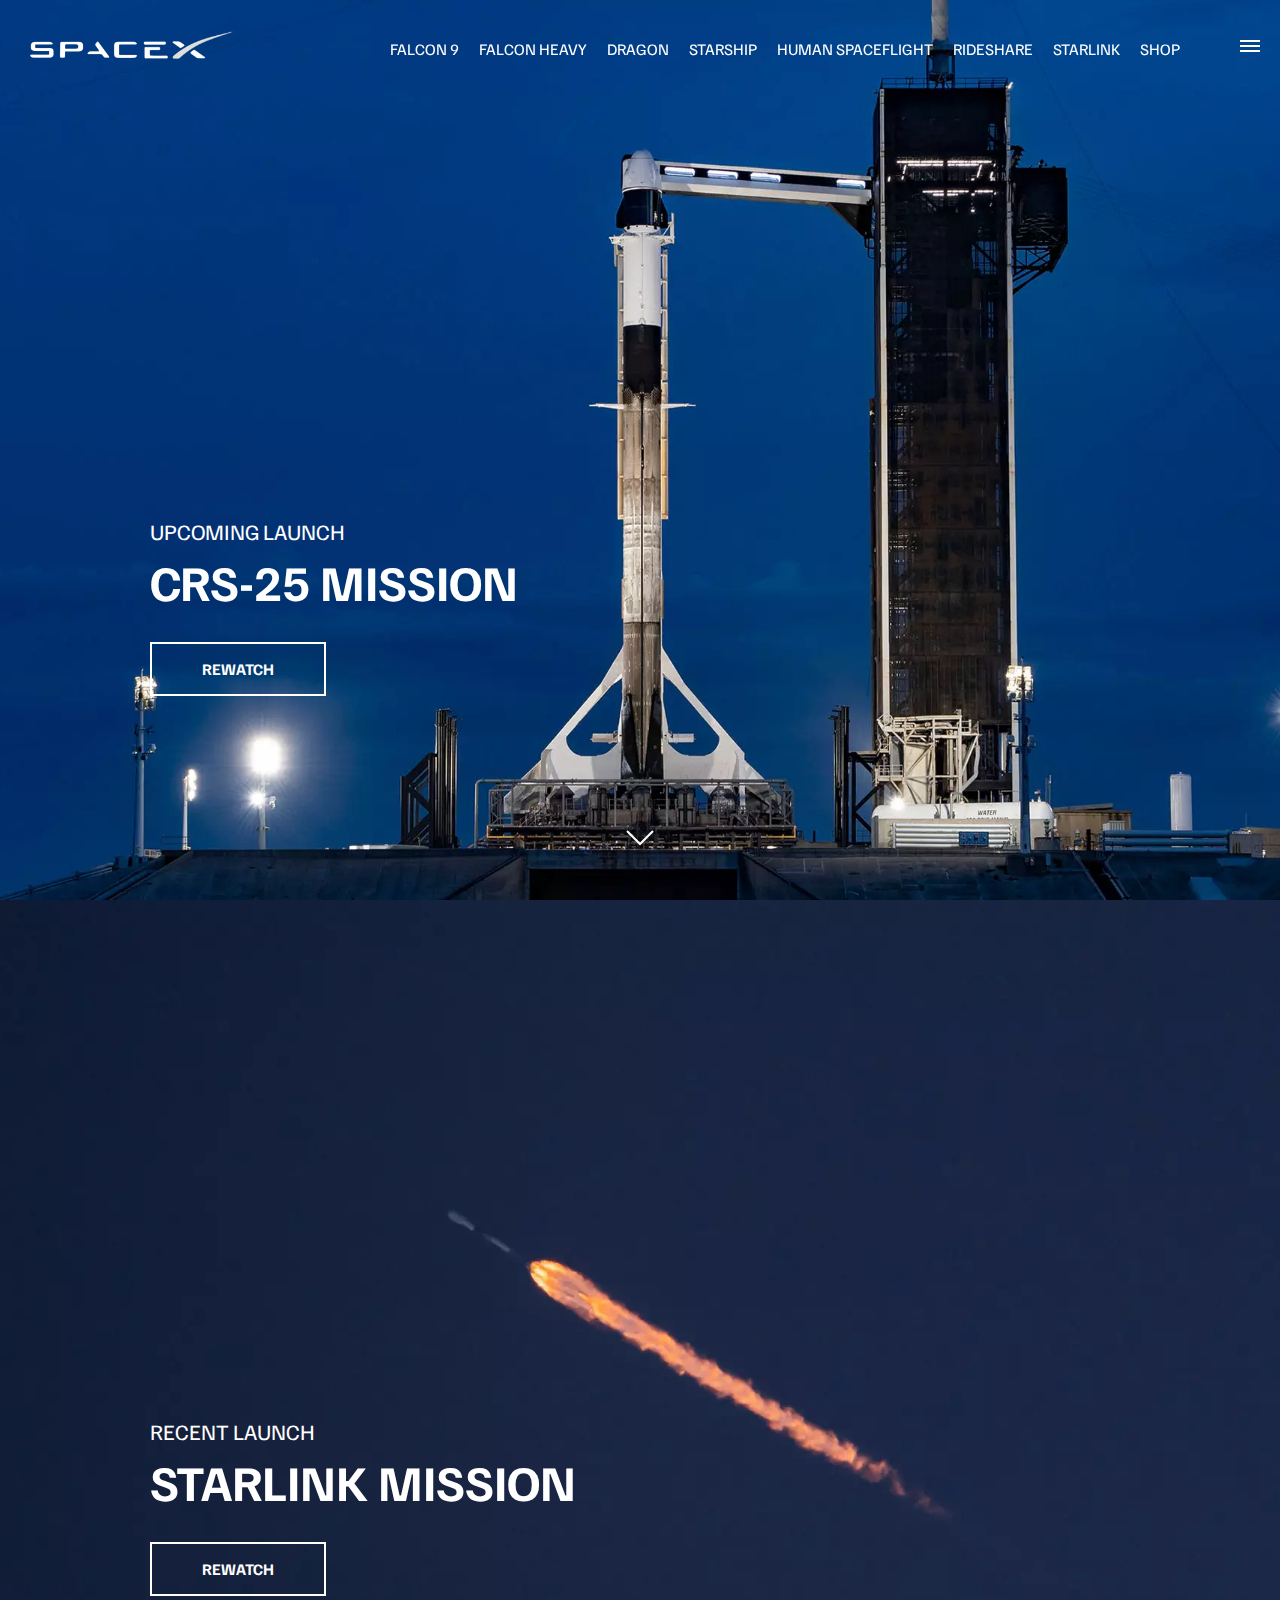
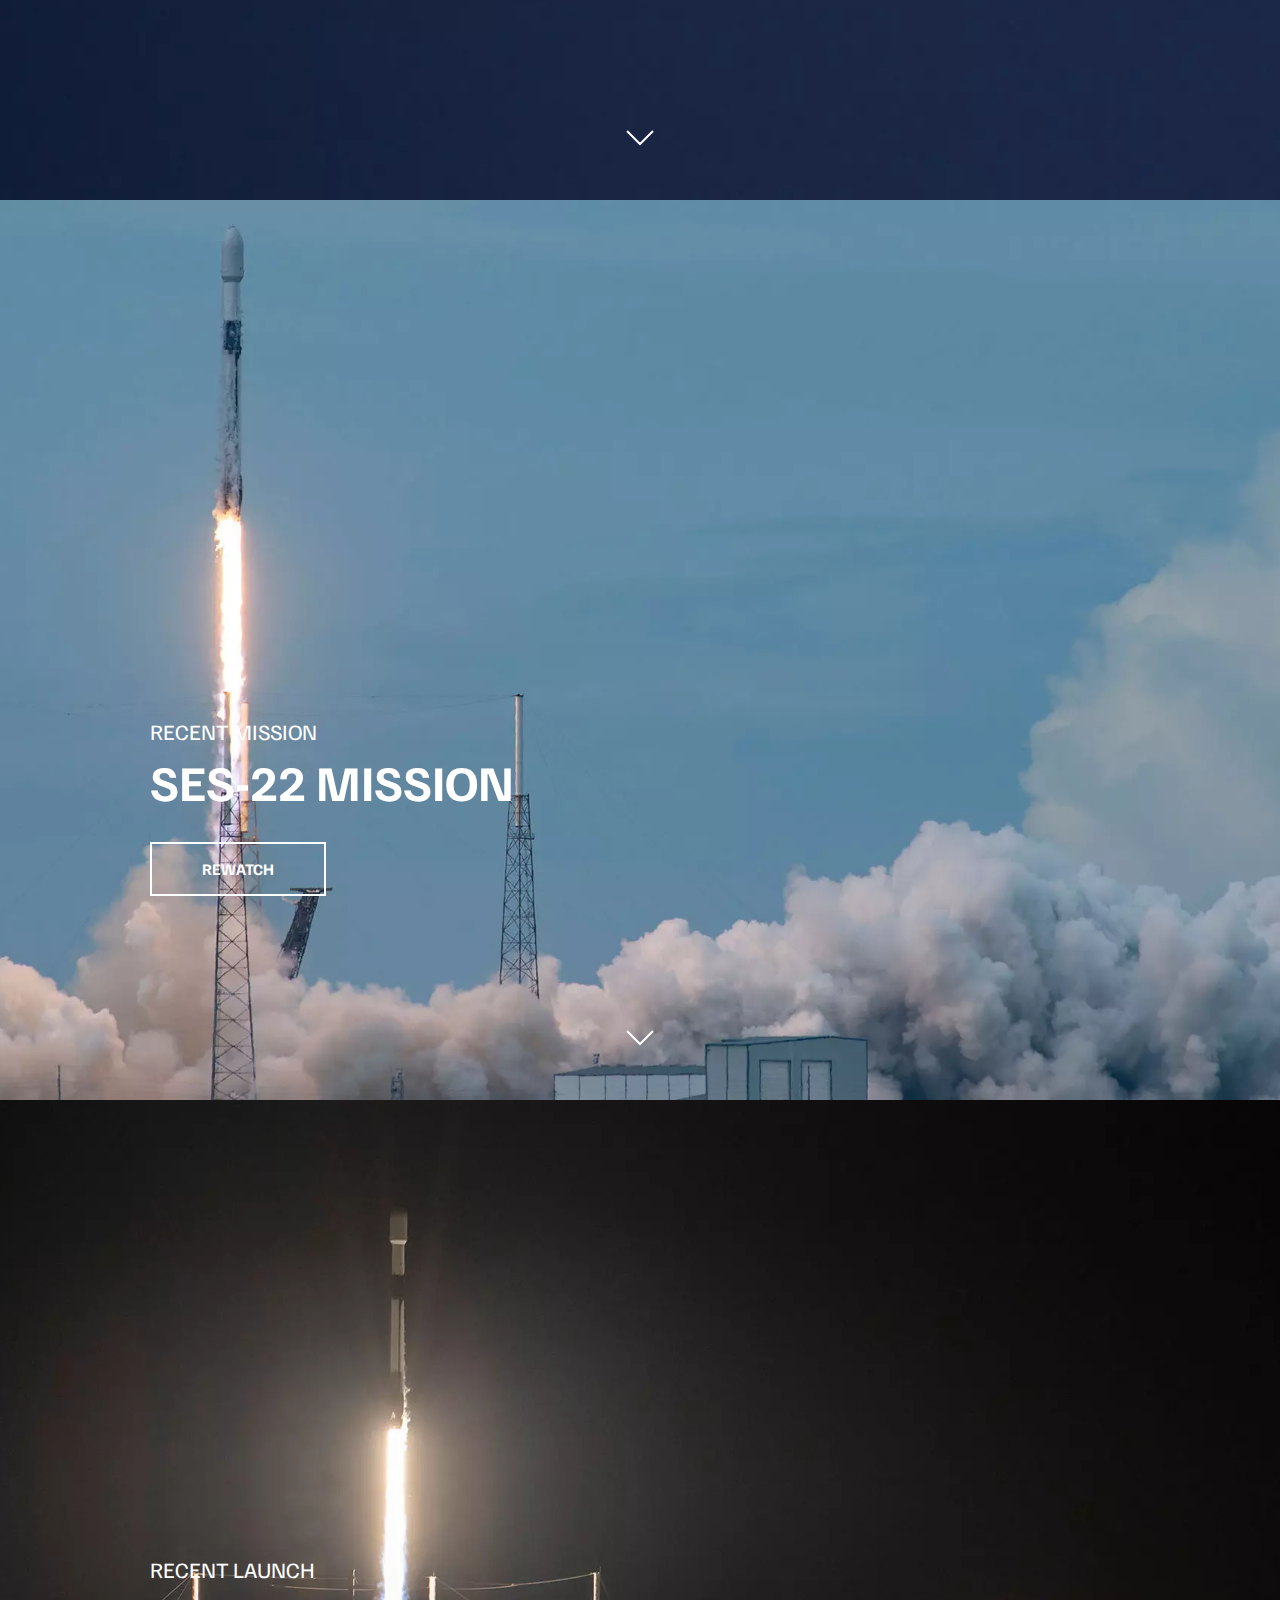
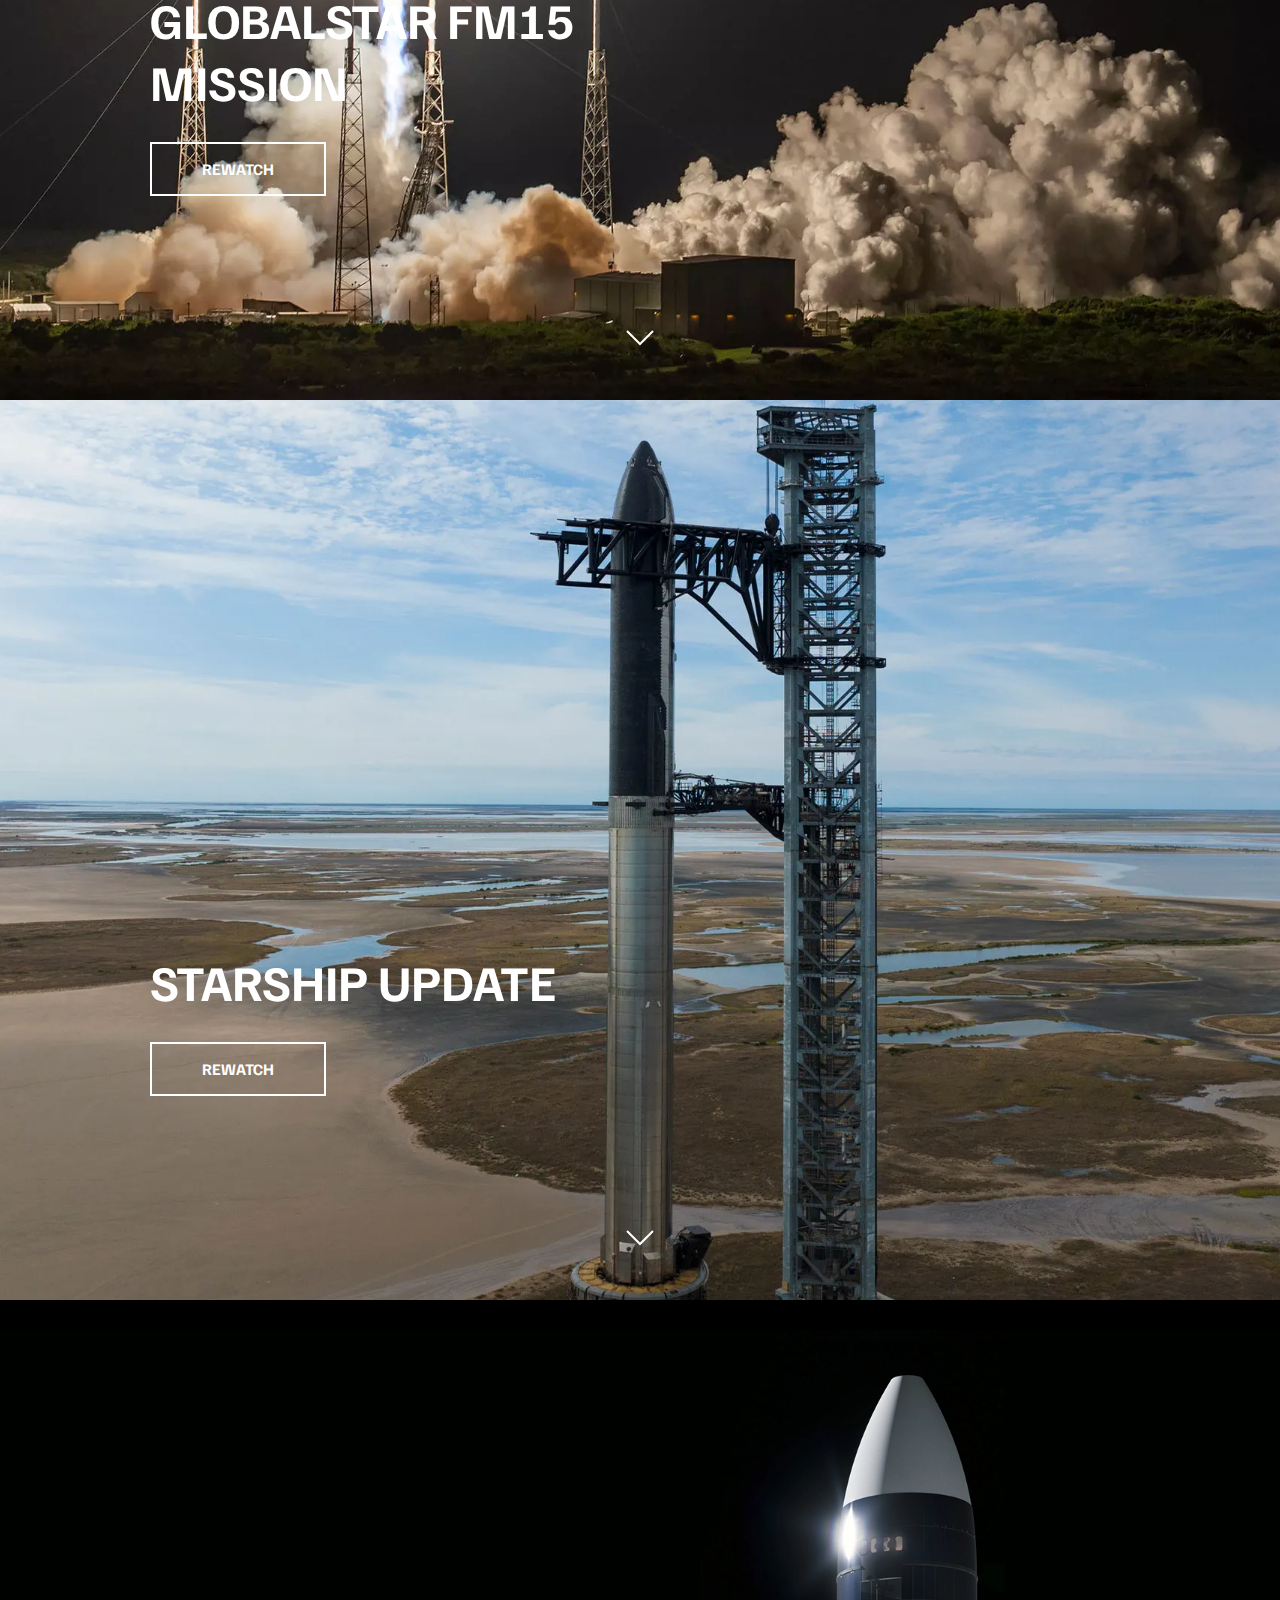
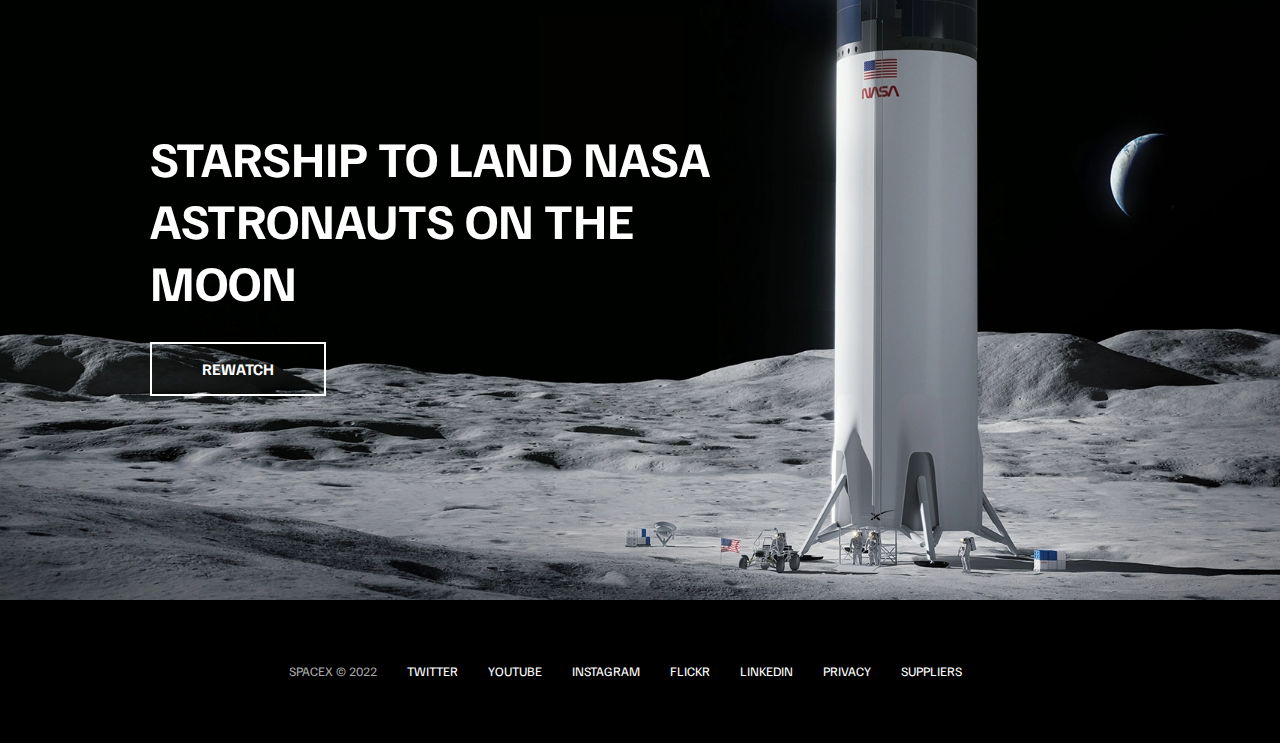
<file: index.html>
<!DOCTYPE html>
<html lang="en">
	<head>
		<meta charset="UTF-8" />
		<meta http-equiv="X-UA-Compatible" content="IE=edge" />
		<meta name="viewport" content="width=device-width, initial-scale=1.0" />
		<link rel="stylesheet" href="css/style.css" />
		<title>SpaceX</title>
	</head>
	<body>
    
    <!--/// DARK OVERLAY FOR WHOLE PAGE WHEN CLICK HAMBURGER ///-->
    <div id="overlay"></div>

    <!--/// MOBILE MENU ///-->
    <div id="mobile-menu" class="mobile-main-menu">
      <ul>
        <li>
          <a href="#">Mission</a>
        </li>
        <li>
          <a href="#">Launches</a>
        </li>
        <li>
          <a href="#">Careers</a>
        </li>
        <li>
          <a href="#">Updates</a>
        </li>
        <li>
          <a href="#">Shop</a>
        </li>

        <li class="mobile-only">
          <a href="falcon9.html">Falcon 9</a>
        </li>
        <li class="mobile-only">
          <a href="falcon-heavy.html">Falcon Heavy</a>
        </li>
        <li class="mobile-only">
          <a href="dragon.html">Dragon</a>
        </li>
        <li class="mobile-only">
          <a href="#">Starship</a>
        </li>
        <li class="mobile-only">
          <a href="#">Human Spaceflight</a>
        </li>
        <li class="mobile-only">
          <a href="#">Rideshare</a>
        </li>
        <li class="mobile-only">
          <a href="#">Starlink</a>
        </li>

      </ul>

    </div>

		<!--/// NAVBAR SECTION ///-->
		<header class="main-header">
			<div class="logo">
				<a href="index.html">
					<img src="img/logo.png" alt="SpaceX" />
				</a>
			</div>
			<nav class="desktop-main-menu">
				<ul>
					<li>
						<a href="falcon9.html">Falcon 9</a>
					</li>
					<li>
						<a href="falcon-heavy.html">Falcon Heavy</a>
					</li>
					<li>
						<a href="dragon.html">Dragon</a>
					</li>
					<li>
						<a href="#">Starship</a>
					</li>
					<li>
						<a href="#">Human Spaceflight</a>
					</li>
					<li>
						<a href="#">Rideshare</a>
					</li>
          <li>
						<a href="#">Starlink</a>
					</li>
					<li>
						<a href="#">Shop</a>
					</li>
				</ul>
			</nav>
		</header>

    <!--/// HAMBURGER MENU ///-->
    <button id="menu-btn" class="hamburger" type="button">
      <span class="hamburger-top"></span>
      <span class="hamburger-middle"></span>
      <span class="hamburger-bottom"></span>
    </button>

    <!--/// HOME DETAIL SECTION A ///-->
    <section class="section-a">
      <div class="section-inner">
        <h4>Upcoming Launch</h4>
        <h2>CRS-25 Mission</h2>
        <!-- button -->
        <a href="#" class="btn">
          <!-- animation, pos. absolute behind parent btn div -->
          <div class="hover"></div>
          <span>Rewatch</span>
        </a>
      </div>
      
      <div class="scroll-arrow">
        <svg width="30px" height="20px">
          <path
            stroke="#ffffff"
            fill="none"
            stroke-width="2px"
            d="M2.000,5.000 L15.000,18.000 L28.000,5.000 "
          ></path>
        </svg>
      </div>
    </section>

    <!--/// HOME DETAIL SECTION B ///-->
    <section class="section-b">
      <div class="section-inner">
        <h4>Recent Launch</h4>
        <h2>Starlink Mission</h2>
        <!-- button -->
        <a href="#" class="btn">
          <!-- animation, pos. absolute behind parent btn div -->
          <div class="hover"></div>
          <span>Rewatch</span>
        </a>
      </div>
      
      <div class="scroll-arrow">
        <svg width="30px" height="20px">
          <path
            stroke="#ffffff"
            fill="none"
            stroke-width="2px"
            d="M2.000,5.000 L15.000,18.000 L28.000,5.000 "
          ></path>
        </svg>
      </div>
    </section>

    <!--/// HOME DETAIL SECTION C ///-->
    <section class="section-c">
      <div class="section-inner">
        <h4>Recent Mission</h4>
        <h2>ses-22 Mission</h2>
        <!-- button -->
        <a href="#" class="btn">
          <!-- animation, pos. absolute behind parent btn div -->
          <div class="hover"></div>
          <span>Rewatch</span>
        </a>
      </div>
      
      <div class="scroll-arrow">
        <svg width="30px" height="20px">
          <path
            stroke="#ffffff"
            fill="none"
            stroke-width="2px"
            d="M2.000,5.000 L15.000,18.000 L28.000,5.000 "
          ></path>
        </svg>
      </div>
    </section>

    <!--/// HOME DETAIL SECTION D ///-->
    <section class="section-d">
      <div class="section-inner">
        <h4>Recent Launch</h4>
        <h2>Globalstar FM15 Mission</h2>
        <!-- button -->
        <a href="#" class="btn">
          <!-- animation, pos. absolute behind parent btn div -->
          <div class="hover"></div>
          <span>Rewatch</span>
        </a>
      </div>
      
      <div class="scroll-arrow">
        <svg width="30px" height="20px">
          <path
            stroke="#ffffff"
            fill="none"
            stroke-width="2px"
            d="M2.000,5.000 L15.000,18.000 L28.000,5.000 "
          ></path>
        </svg>
      </div>
    </section>

    <!--/// HOME DETAIL SECTION E ///-->
    <section class="section-e">
      <div class="section-inner">
        <h2>Starship Update</h2>
        <!-- button -->
        <a href="#" class="btn">
          <!-- animation, pos. absolute behind parent btn div -->
          <div class="hover"></div>
          <span>Rewatch</span>
        </a>
      </div>
      
      <div class="scroll-arrow">
        <svg width="30px" height="20px">
          <path
            stroke="#ffffff"
            fill="none"
            stroke-width="2px"
            d="M2.000,5.000 L15.000,18.000 L28.000,5.000 "
          ></path>
        </svg>
      </div>
    </section>

    <!--/// HOME DETAIL SECTION F ///-->
    <section class="section-f">
      <div class="section-inner">
        <h2>Starship to land NASA astronauts on the moon</h2>
        <!-- button -->
        <a href="#" class="btn">
          <!-- animation, pos. absolute behind parent btn div -->
          <div class="hover"></div>
          <span>Rewatch</span>
        </a>
      </div>
    </section>

    <!--/// FOOTER SECTION ///-->
    <footer>
      <ul>
        <li>SpaceX &copy; 2022</li>
        <li>
          <a href="#">Twitter</a>
        </li>
        <li>
          <a href="#">YouTube</a>
        </li>
        <li>
          <a href="#">Instagram</a>
        </li>
        <li>
          <a href="#">Flickr</a>
        </li>
        <li>
          <a href="#">Linkedin</a>
        </li>
        <li>
          <a href="#">Privacy</a>
        </li>
        <li>
          <a href="#">Suppliers</a>
        </li>

      </ul>
    </footer>

    <script src="js/script.js"></script>
	</body>
</html>
</file>
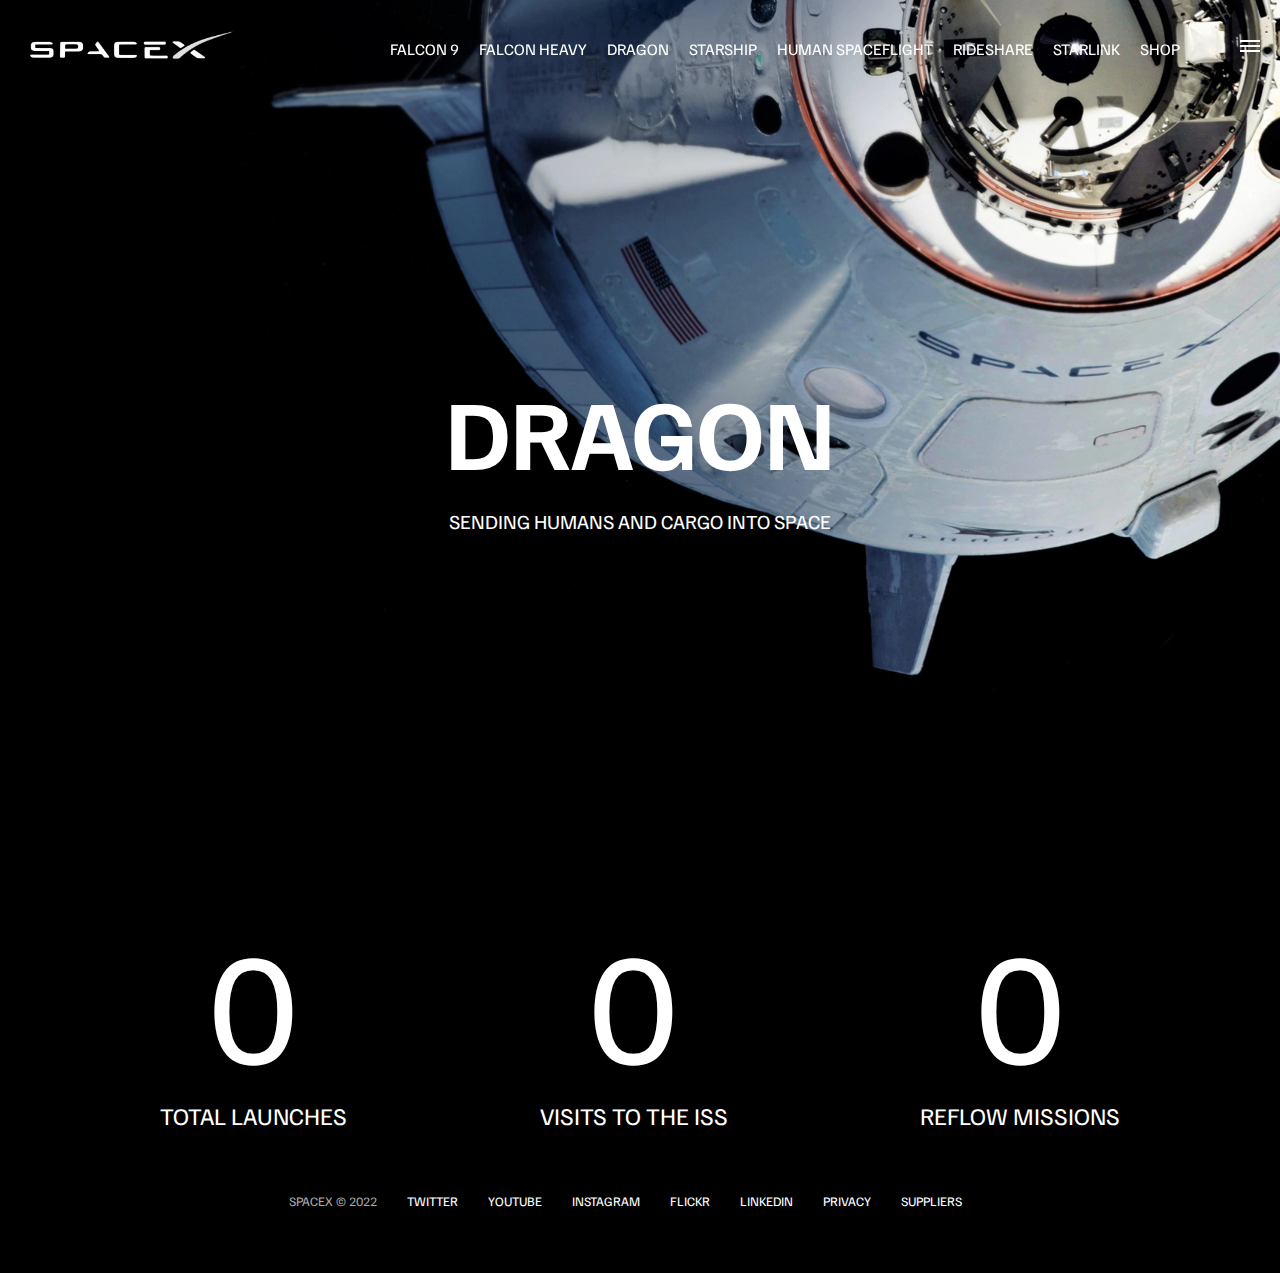
<file: dragon.html>
<!DOCTYPE html>
<html lang="en">
	<head>
		<meta charset="UTF-8" />
		<meta http-equiv="X-UA-Compatible" content="IE=edge" />
		<meta name="viewport" content="width=device-width, initial-scale=1.0" />
		<link rel="stylesheet" href="css/style.css" />
		<title>Dragon</title>
	</head>
	<body>
    
    <!--/// DARK OVERLAY FOR WHOLE PAGE WHEN CLICK HAMBURGER ///-->
    <div id="overlay"></div>

    <!--/// MOBILE MENU ///-->
    <div id="mobile-menu" class="mobile-main-menu">
      <ul>
        <li>
          <a href="#">Mission</a>
        </li>
        <li>
          <a href="#">Launches</a>
        </li>
        <li>
          <a href="#">Careers</a>
        </li>
        <li>
          <a href="#">Updates</a>
        </li>
        <li>
          <a href="#">Shop</a>
        </li>

        <li class="mobile-only">
          <a href="falcon9.html">Falcon 9</a>
        </li>
        <li class="mobile-only">
          <a href="falcon-heavy.html">Falcon Heavy</a>
        </li>
        <li class="mobile-only">
          <a href="dragon.html">Dragon</a>
        </li>
        <li class="mobile-only">
          <a href="#">Starship</a>
        </li>
        <li class="mobile-only">
          <a href="#">Human Spaceflight</a>
        </li>
        <li class="mobile-only">
          <a href="#">Rideshare</a>
        </li>
        <li class="mobile-only">
          <a href="#">Starlink</a>
        </li>

      </ul>

    </div>

		<!--/// NAVBAR SECTION ///-->
		<header class="main-header">
			<div class="logo">
				<a href="index.html">
					<img src="img/logo.png" alt="SpaceX" />
				</a>
			</div>
			<nav class="desktop-main-menu">
				<ul>
					<li>
						<a href="falcon9.html">Falcon 9</a>
					</li>
					<li>
						<a href="falcon-heavy.html">Falcon Heavy</a>
					</li>
					<li>
						<a href="dragon.html">Dragon</a>
					</li>
					<li>
						<a href="#">Starship</a>
					</li>
					<li>
						<a href="#">Human Spaceflight</a>
					</li>
					<li>
						<a href="#">Rideshare</a>
					</li>
          <li>
						<a href="#">Starlink</a>
					</li>  
					<li>
						<a href="#">Shop</a>
					</li>
				</ul>
			</nav>
		</header>

    <!--/// HAMBURGER MENU ///-->
    <button id="menu-btn" class="hamburger" type="button">
      <span class="hamburger-top"></span>
      <span class="hamburger-middle"></span>
      <span class="hamburger-bottom"></span>
    </button>

    <!--/// FALCON 9 SECTION ///-->
    <section class="section-animate bg-dragon"></section>
    <div class="section-inner-center">
      <h3>Dragon</h3>
      <p>Sending humans and cargo into space</p>
    </div>

    <!--/// COUNTER STATS SECTION ///-->
    <div class="stats">
      <div>
        <span class="counter" data-target="34">0</span>
        <h4>Total Launches</h4>
      </div>
      <div>
        <span class="counter" data-target="31">0</span>
        <h4>Visits to the ISS</h4>
      </div>
      <div>
        <span class="counter" data-target="13">0</span>
        <h4>Reflow Missions</h4>
      </div>

    </div>
    

    <!--/// FOOTER SECTION ///-->
    <footer>
      <ul>
        <li>SpaceX &copy; 2022</li>
        <li>
          <a href="#">Twitter</a>
        </li>
        <li>
          <a href="#">YouTube</a>
        </li>
        <li>
          <a href="#">Instagram</a>
        </li>
        <li>
          <a href="#">Flickr</a>
        </li>
        <li>
          <a href="#">Linkedin</a>
        </li>
        <li>
          <a href="#">Privacy</a>
        </li>
        <li>
          <a href="#">Suppliers</a>
        </li>

      </ul>
    </footer>

    <script src="js/script.js"></script>
	</body>
</html>
</file>
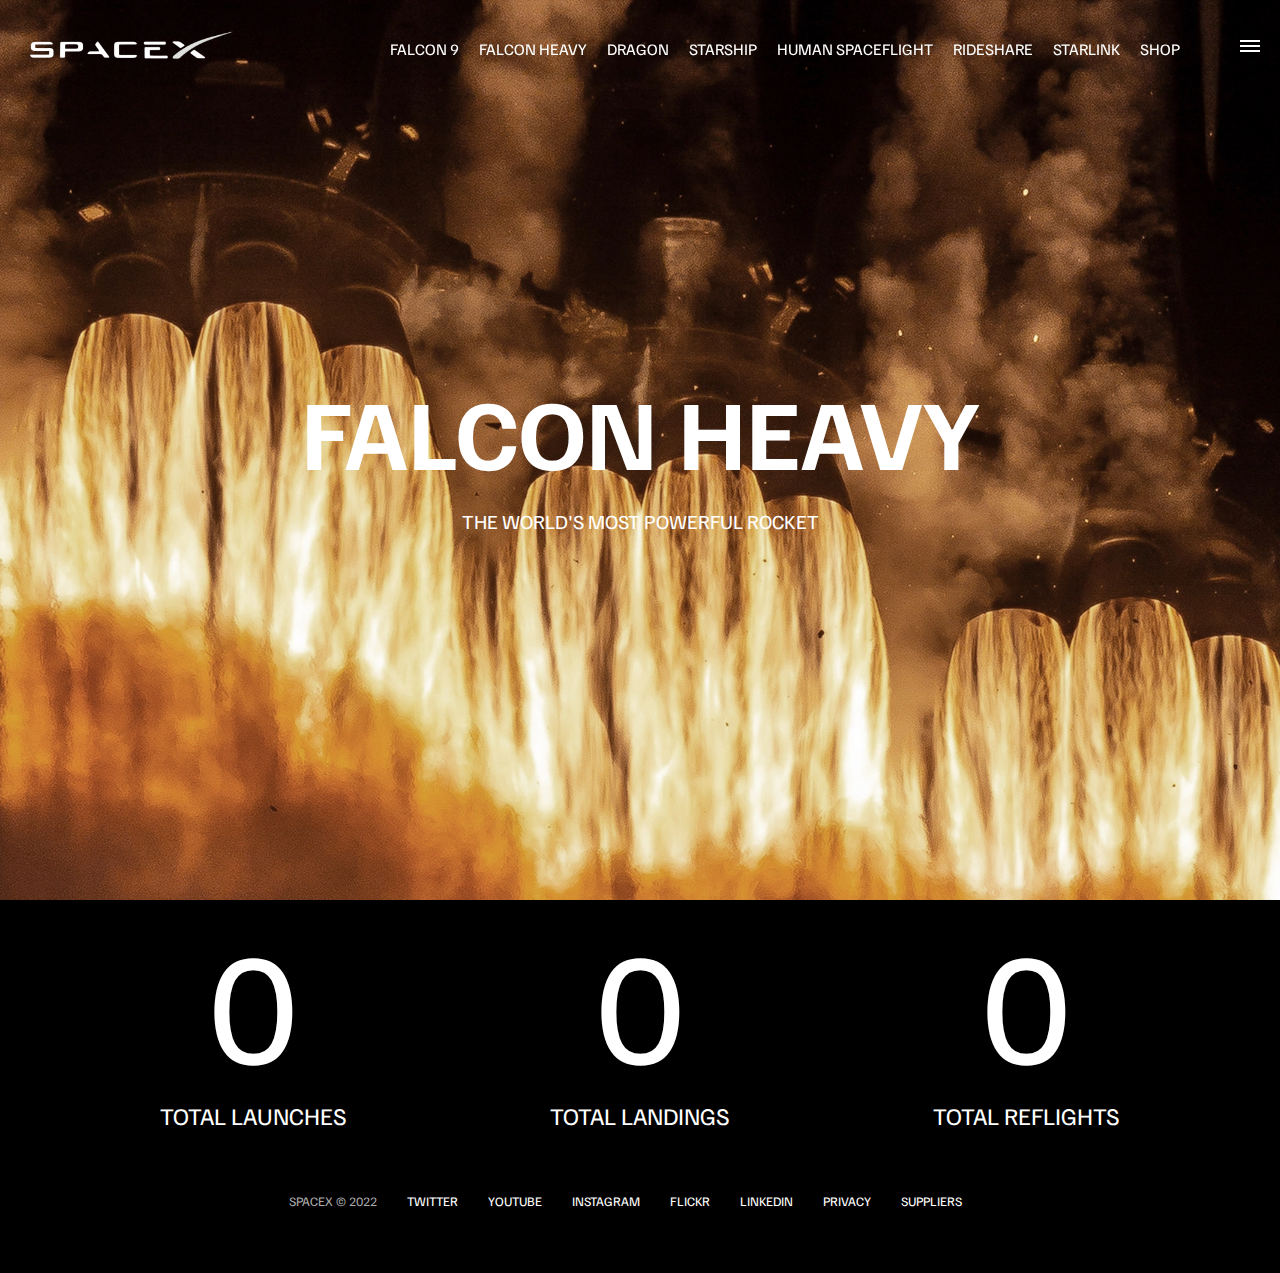
<file: falcon-heavy.html>
<!DOCTYPE html>
<html lang="en">
	<head>
		<meta charset="UTF-8" />
		<meta http-equiv="X-UA-Compatible" content="IE=edge" />
		<meta name="viewport" content="width=device-width, initial-scale=1.0" />
		<link rel="stylesheet" href="css/style.css" />
		<title>Falcon Heavy</title>
	</head>
	<body>
    
    <!--/// DARK OVERLAY FOR WHOLE PAGE WHEN CLICK HAMBURGER ///-->
    <div id="overlay"></div>

    <!--/// MOBILE MENU ///-->
    <div id="mobile-menu" class="mobile-main-menu">
      <ul>
        <li>
          <a href="#">Mission</a>
        </li>
        <li>
          <a href="#">Launches</a>
        </li>
        <li>
          <a href="#">Careers</a>
        </li>
        <li>
          <a href="#">Updates</a>
        </li>
        <li>
          <a href="#">Shop</a>
        </li>

        <li class="mobile-only">
          <a href="falcon9.html">Falcon 9</a>
        </li>
        <li class="mobile-only">
          <a href="falcon-heavy.html">Falcon Heavy</a>
        </li>
        <li class="mobile-only">
          <a href="dragon.html">Dragon</a>
        </li>
        <li class="mobile-only">
          <a href="#">Starship</a>
        </li>
        <li class="mobile-only">
          <a href="#">Human Spaceflight</a>
        </li>
        <li class="mobile-only">
          <a href="#">Rideshare</a>
        </li>
        <li class="mobile-only">
          <a href="#">Starlink</a>
        </li>

      </ul>

    </div>

		<!--/// NAVBAR SECTION ///-->
		<header class="main-header">
			<div class="logo">
				<a href="index.html">
					<img src="img/logo.png" alt="SpaceX" />
				</a>
			</div>
			<nav class="desktop-main-menu">
				<ul>
					<li>
						<a href="falcon9.html">Falcon 9</a>
					</li>
					<li>
						<a href="falcon-heavy.html">Falcon Heavy</a>
					</li>
					<li>
						<a href="dragon.html">Dragon</a>
					</li>
					<li>
						<a href="#">Starship</a>
					</li>
					<li>
						<a href="#">Human Spaceflight</a>
					</li>
					<li>
						<a href="#">Rideshare</a>
					</li>
          <li>
						<a href="#">Starlink</a>
					</li>  
					<li>
						<a href="#">Shop</a>
					</li>
				</ul>
			</nav>
		</header>

    <!--/// HAMBURGER MENU ///-->
    <button id="menu-btn" class="hamburger" type="button">
      <span class="hamburger-top"></span>
      <span class="hamburger-middle"></span>
      <span class="hamburger-bottom"></span>
    </button>

    <!--/// FALCON 9 SECTION ///-->
    <section class="section-animate bg-falcon-heavy"></section>
    <div class="section-inner-center">
      <h3>Falcon Heavy</h3>
      <p>The world's most powerful rocket</p>
    </div>

    <!--/// COUNTER STATS SECTION ///-->
    <div class="stats">
      <div>
        <span class="counter" data-target="3">0</span>
        <h4>Total Launches</h4>
      </div>
      <div>
        <span class="counter" data-target="7">0</span>
        <h4>Total Landings</h4>
      </div>
      <div>
        <span class="counter" data-target="4">0</span>
        <h4>Total Reflights</h4>
      </div>

    </div>
    

    <!--/// FOOTER SECTION ///-->
    <footer>
      <ul>
        <li>SpaceX &copy; 2022</li>
        <li>
          <a href="#">Twitter</a>
        </li>
        <li>
          <a href="#">YouTube</a>
        </li>
        <li>
          <a href="#">Instagram</a>
        </li>
        <li>
          <a href="#">Flickr</a>
        </li>
        <li>
          <a href="#">Linkedin</a>
        </li>
        <li>
          <a href="#">Privacy</a>
        </li>
        <li>
          <a href="#">Suppliers</a>
        </li>

      </ul>
    </footer>

    <script src="js/script.js"></script>
	</body>
</html>
</file>
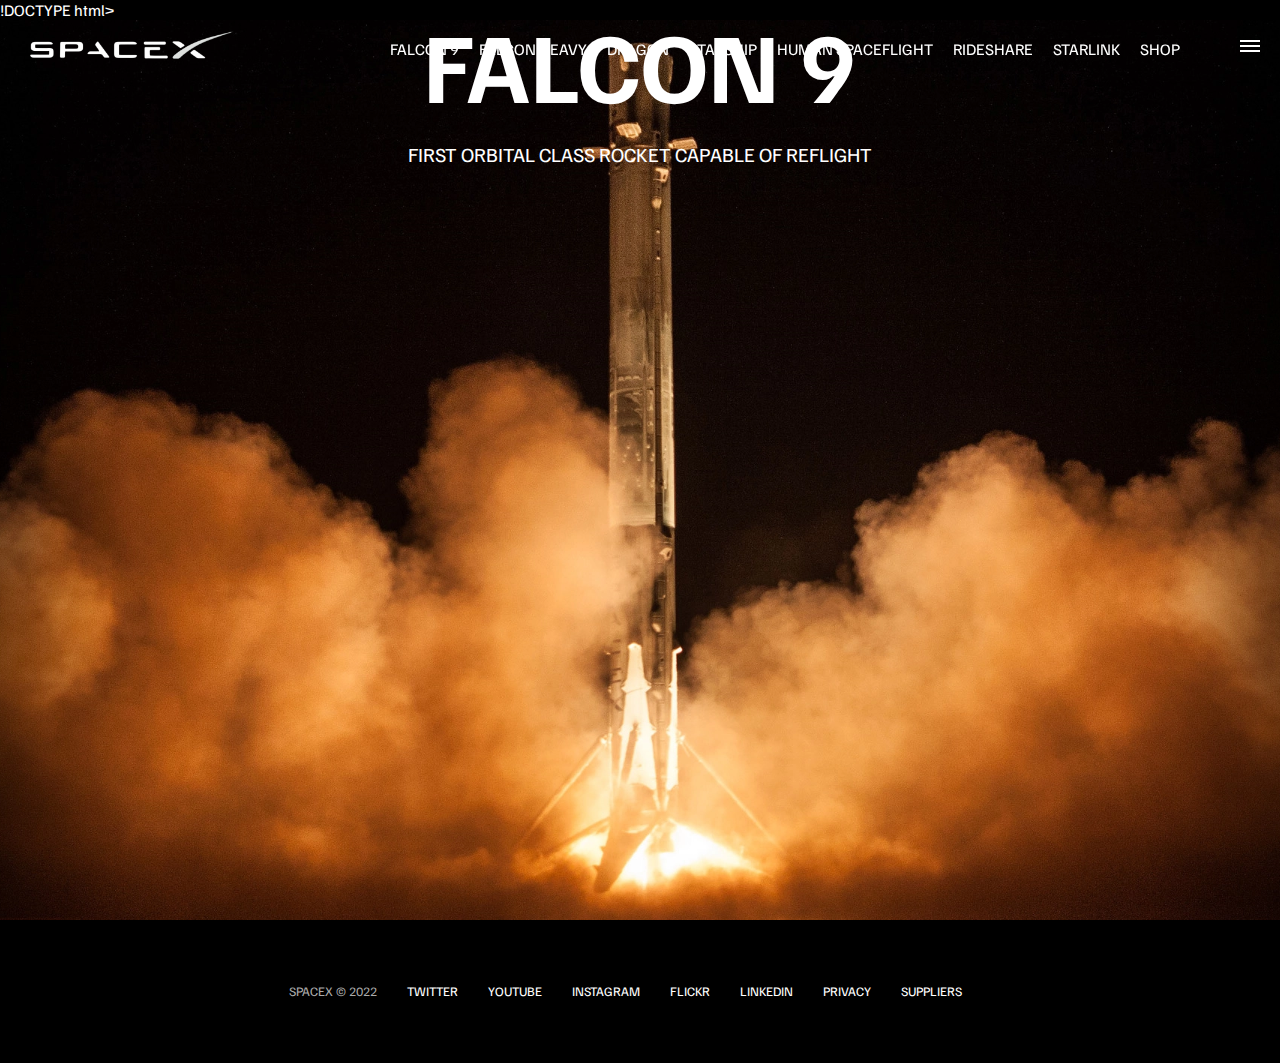
<file: falcon.html>
!DOCTYPE html>
<html lang="en">
	<head>
		<meta charset="UTF-8" />
		<meta http-equiv="X-UA-Compatible" content="IE=edge" />
		<meta name="viewport" content="width=device-width, initial-scale=1.0" />
		<link rel="stylesheet" href="css/style.css" />
		<title>Falcon 9</title>
	</head>
	<body>
    
    <!--/// DARK OVERLAY FOR WHOLE PAGE WHEN CLICK HAMBURGER ///-->
    <div id="overlay"></div>

    <!--/// MOBILE MENU ///-->
    <div id="mobile-menu" class="mobile-main-menu">
      <ul>
        <li>
          <a href="#">Mission</a>
        </li>
        <li>
          <a href="#">Launches</a>
        </li>
        <li>
          <a href="#">Careers</a>
        </li>
        <li>
          <a href="#">Updates</a>
        </li>
        <li>
          <a href="#">Shop</a>
        </li>

        <li class="mobile-only">
          <a href="falcon9.html">Falcon 9</a>
        </li>
        <li class="mobile-only">
          <a href="falcon-heavy.html">Falcon Heavy</a>
        </li>
        <li class="mobile-only">
          <a href="dragon.html">Dragon</a>
        </li>
        <li class="mobile-only">
          <a href="#">Starship</a>
        </li>
        <li class="mobile-only">
          <a href="#">Human Spaceflight</a>
        </li>
        <li class="mobile-only">
          <a href="#">Rideshare</a>
        </li>
        <li class="mobile-only">
          <a href="#">Starlink</a>
        </li>

      </ul>

    </div>

		<!--/// NAVBAR SECTION ///-->
		<header class="main-header">
			<div class="logo">
				<a href="index.html">
					<img src="img/logo.png" alt="SpaceX" />
				</a>
			</div>
			<nav class="desktop-main-menu">
				<ul>
					<li>
						<a href="falcon9.html">Falcon 9</a>
					</li>
					<li>
						<a href="falcon-heavy.html">Falcon Heavy</a>
					</li>
					<li>
						<a href="dragon.html">Dragon</a>
					</li>
					<li>
						<a href="#">Starship</a>
					</li>
					<li>
						<a href="#">Human Spaceflight</a>
					</li>
					<li>
						<a href="#">Rideshare</a>
					</li>
          <li>
						<a href="#">Starlink</a>
					</li>  
					<li>
						<a href="#">Shop</a>
					</li>
				</ul>
			</nav>
		</header>

    <!--/// HAMBURGER MENU ///-->
    <button id="menu-btn" class="hamburger" type="button">
      <span class="hamburger-top"></span>
      <span class="hamburger-middle"></span>
      <span class="hamburger-bottom"></span>
    </button>

    <!--/// FALCON 9 SECTION ///-->
    <section class="section-animate bg-falcon-9">

    </section>
    <section class="section-inner-center">
      <h3>Falcon 9</h3>
      <p>First orbital class rocket capable of reflight</p>

    </section>
    

    <!--/// FOOTER SECTION ///-->
    <footer>
      <ul>
        <li>SpaceX &copy; 2022</li>
        <li>
          <a href="#">Twitter</a>
        </li>
        <li>
          <a href="#">YouTube</a>
        </li>
        <li>
          <a href="#">Instagram</a>
        </li>
        <li>
          <a href="#">Flickr</a>
        </li>
        <li>
          <a href="#">Linkedin</a>
        </li>
        <li>
          <a href="#">Privacy</a>
        </li>
        <li>
          <a href="#">Suppliers</a>
        </li>

      </ul>
    </footer>

    <script src="js/script.js"></script>
	</body>
</html>
</file>
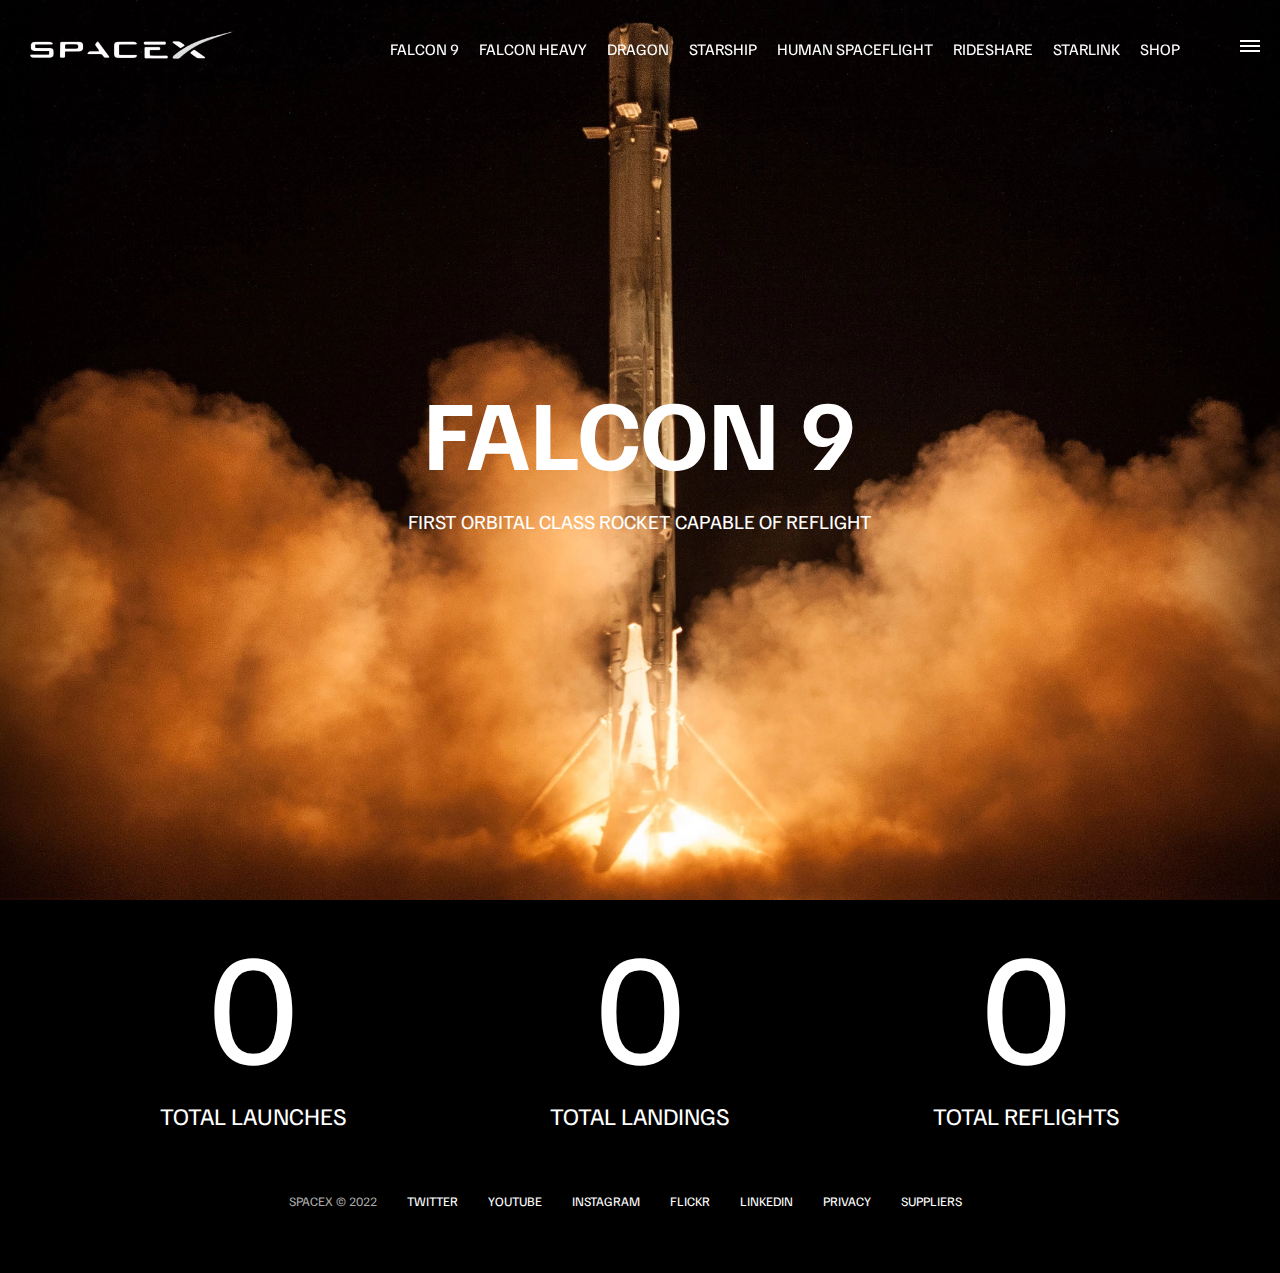
<file: falcon9.html>
<!DOCTYPE html>
<html lang="en">
	<head>
		<meta charset="UTF-8" />
		<meta http-equiv="X-UA-Compatible" content="IE=edge" />
		<meta name="viewport" content="width=device-width, initial-scale=1.0" />
		<link rel="stylesheet" href="css/style.css" />
		<title>Falcon 9</title>
	</head>
	<body>
    
    <!--/// DARK OVERLAY FOR WHOLE PAGE WHEN CLICK HAMBURGER ///-->
    <div id="overlay"></div>

    <!--/// MOBILE MENU ///-->
    <div id="mobile-menu" class="mobile-main-menu">
      <ul>
        <li>
          <a href="#">Mission</a>
        </li>
        <li>
          <a href="#">Launches</a>
        </li>
        <li>
          <a href="#">Careers</a>
        </li>
        <li>
          <a href="#">Updates</a>
        </li>
        <li>
          <a href="#">Shop</a>
        </li>

        <li class="mobile-only">
          <a href="falcon9.html">Falcon 9</a>
        </li>
        <li class="mobile-only">
          <a href="falcon-heavy.html">Falcon Heavy</a>
        </li>
        <li class="mobile-only">
          <a href="dragon.html">Dragon</a>
        </li>
        <li class="mobile-only">
          <a href="#">Starship</a>
        </li>
        <li class="mobile-only">
          <a href="#">Human Spaceflight</a>
        </li>
        <li class="mobile-only">
          <a href="#">Rideshare</a>
        </li>
        <li class="mobile-only">
          <a href="#">Starlink</a>
        </li>

      </ul>

    </div>

		<!--/// NAVBAR SECTION ///-->
		<header class="main-header">
			<div class="logo">
				<a href="index.html">
					<img src="img/logo.png" alt="SpaceX" />
				</a>
			</div>
			<nav class="desktop-main-menu">
				<ul>
					<li>
						<a href="falcon9.html">Falcon 9</a>
					</li>
					<li>
						<a href="falcon-heavy.html">Falcon Heavy</a>
					</li>
					<li>
						<a href="dragon.html">Dragon</a>
					</li>
					<li>
						<a href="#">Starship</a>
					</li>
					<li>
						<a href="#">Human Spaceflight</a>
					</li>
					<li>
						<a href="#">Rideshare</a>
					</li>
          <li>
						<a href="#">Starlink</a>
					</li>  
					<li>
						<a href="#">Shop</a>
					</li>
				</ul>
			</nav>
		</header>

    <!--/// HAMBURGER MENU ///-->
    <button id="menu-btn" class="hamburger" type="button">
      <span class="hamburger-top"></span>
      <span class="hamburger-middle"></span>
      <span class="hamburger-bottom"></span>
    </button>

    <!--/// FALCON 9 SECTION ///-->
    <section class="section-animate bg-falcon-9"></section>
    <div class="section-inner-center">
      <h3>Falcon 9</h3>
      <p>First orbital class rocket capable of reflight</p>
    </div>

    <!--/// COUNTER STATS SECTION ///-->
    <div class="stats">
      <div>
        <span class="counter" data-target="3">0</span>
        <h4>Total Launches</h4>
      </div>
      <div>
        <span class="counter" data-target="7">0</span>
        <h4>Total Landings</h4>
      </div>
      <div>
        <span class="counter" data-target="4">0</span>
        <h4>Total Reflights</h4>
      </div>

    </div>
    

    <!--/// FOOTER SECTION ///-->
    <footer>
      <ul>
        <li>SpaceX &copy; 2022</li>
        <li>
          <a href="#">Twitter</a>
        </li>
        <li>
          <a href="#">YouTube</a>
        </li>
        <li>
          <a href="#">Instagram</a>
        </li>
        <li>
          <a href="#">Flickr</a>
        </li>
        <li>
          <a href="#">Linkedin</a>
        </li>
        <li>
          <a href="#">Privacy</a>
        </li>
        <li>
          <a href="#">Suppliers</a>
        </li>

      </ul>
    </footer>

    <script src="js/script.js"></script>
	</body>
</html>
</file>
<file: css/style.css>
@import url('https://fonts.googleapis.com/css2?family=Familjen+Grotesk:wght@400;600;700&display=swap');

*, *::before, *::after {
  margin: 0;
  padding: 0;
  box-sizing: border-box;
}

body {
  font-family: 'Familjen Grotesk', sans-serif;
  background: #000;
  color: #fff;
}

a {
  text-decoration: none;
  color: #fff;
}

ul {
  list-style: none;
}

/* NAVBAR SECTION */
.main-header {
  position: fixed;
  top: 0;
  left: 0;
  width: 100%;
  z-index: 3;
  display: flex;
  justify-content: space-between;
  align-items: center;
  text-transform: uppercase;
  height: 100px;
  padding: 0 30px;
}

/* LOGO Container*/
.logo {
  width: 210px;
  height: auto;
}

/* LOGO img */
.logo img {
  display: block;
  width: 100%;
  height: auto;
}

/* DESKTOP MENU Container */
.desktop-main-menu {
  margin-right: 50px;
}

/* DESKTOP MENU List Container */
.desktop-main-menu ul {
  display: flex;
}

/* DESKTOP MENU List Items */
.desktop-main-menu ul li {
  /* needed pos. relative for animation */
  position: relative;
  margin-right: 20px;
  padding-bottom: 2px;
}

/* MENU LINKS Bottom Border */
.desktop-main-menu ul li a::after {
  content: '';
  /* abolsute in relative to list items */
  position: absolute;
  bottom: 0;
  left: 0;
  width: 100%;
  height: 1px;
  background: #fff;
  /* scalex(0) makes it dissapear */
  transform: scaleX(0);
  /* transition on the transform animates it to start from middle */
  transition: transform 0.6s cubic-bezier(0.19,1,0.22,1);
  transform-origin: right center;
}

.desktop-main-menu ul li a:hover::after {
  /* on hover scaleX(1) back to one makes it re appear */
  transform: scaleX(1);
  /* change direction from where animation starts */
  transform-origin: left center;
  transition-duration: 0.4s;
}

/* All SECTIONS */
section {
  /* pos. relative because the inner section will be absolute */
  position: relative;
  height: 100vh;
  background-position: center;
  background-repeat: no-repeat;
  background-size: cover;
  text-transform: uppercase;
}

/* ALL INNER SECTIONS */
.section-inner {
  position: absolute;
  bottom: 200px;
  left: 150px;
  max-width: 560px;
}

/* ALL INNER SECTION h4 Titles */
.section-inner h4{
  font-size: 22px;
  margin-bottom: 5px;
  font-weight: 400;
  /* add animation keyframe */
  animation: fadeInUp 0.5s ease-in-out;
}

/* ALL INNER SECTION h2 Titles */
.section-inner h2{
  font-size: 50px;
  font-weight: 700;
  margin-bottom: 20px;
  /* add animation keyframe w/ .2s delay so h4 is faster  */
  animation: fadeInUp 0.5s ease-in-out 0.2s;
  /* stop from showing at start */
  animation-fill-mode: both;
}

/* a element inside section-inner */
.section-inner a {
  /* add animation keyframe w/ .2s delay so h2 is faster  */
  animation: fadeInUp 0.5s ease-in-out 0.4s;
  /* stop from showing at start */
  animation-fill-mode: both;
}

/* ALL BACKGROUND IMAGES */
.section-a {
  background-image: url('../img/section-a.webp');
}
.section-b {
  background-image: url('../img/section-b.webp');
}
.section-c {
  background-image: url('../img/section-c.webp');
}
.section-d {
  background-image: url('../img/section-d.webp');
}
.section-e {
  background-image: url('../img/section-e.webp');
}
.section-f {
  background-image: url('../img/section-f.webp');
}



/* ALL BUTTONS BTN CONTAINERS */
.btn {
  /* pos. relative because background fill animation is actually a div behind button with pos. absolute */
  position: relative;
  display: inline-block;
  cursor: pointer;
  text-align: center;
  min-width: 130px;
  padding: 15px 50px;
  margin-top: 10px;
  border: 2px solid #fff;
  text-transform: uppercase ;
  font-weight: bold;
  overflow: hidden;
  z-index: 2;
}

/* ON HOVER BUTTON Container */
.btn:hover span {
  color: #000;
}

/* Button Container hover element behind it */
.btn .hover {
  position: absolute;
  top: 0;
  left: 0;
  width: 100%;
  height: 100%;
  background-color: #fff;
  z-index: -1;
  /* pushes down white box 100% on y axis, cant see because BTN container has no overflow */
  transform: translateY(100%);
  transition: transform 0.6s cubic-bezier(0.19, 1, 0.22, 1);
}

.btn:hover .hover {
  transform: translate(0);
}

/* scroll down arrow */
.scroll-arrow {
  position: absolute;
  bottom: 50px;
  left: 50%;
  /* with left 50% the beggining of arrow starts in the middle, to position in exact middle.. */
  transform: translateX(-50%);
  /* add animation keyframe, infinite animation every 5 seconds */
  animation: fadeBounce 5s infinite
}

/* FOOTER SECTION */
footer {
  position: relative;
  padding: 55px 0;
}

footer ul {
  display: flex;
  justify-content: center;
  align-items: center;
  flex-wrap: wrap;
}

footer ul li {
  margin-right: 30px;
  color: #aaa;
  text-transform: uppercase;
  font-size: 13px;
  line-height: 2.5;
}

footer ul li a:hover {
  color: #aaa;
}

/* HAMBURGER MENU FOR MOBILE */
.hamburger {
  position: fixed;
  top: 40px;
  right: 20px;
  z-index: 10;
  cursor: pointer;
  width: 20px;
  height: 20px;
  background: none;
  border: none;
}

.hamburger-top, .hamburger-middle, .hamburger-bottom {
  position: absolute;
  width: 20px;
  height: 2px;
  top: 0;
  left: 0;
  background-color: #fff;
  transition: all 0.5s;
}

/* move middle line down */
.hamburger-middle {
  transform: translateY(5px);
}

/* move bottom line down under middle line*/
.hamburger-bottom {
  transform: translateY(10px);
}

/* TRANSITION HAMBURGER TO X WHEN OPEN */
.open {
  transform: rotate(90deg);
}
.open .hamburger-top {
  transform: rotate(45deg) translateY(6px) translateX(6px);
}
.open .hamburger-middle {
  display: none;
}
.open .hamburger-bottom {
  transform: rotate(-45deg) translateY(6px) translateX(-6px);
}

/* DARK OVERLAY WHEN CLICK HAMBURGER  */
.overlay-show {
  position: fixed;
  top: 0;
  left: 0;
  width: 100%;
  height: 100%;
  background-color: rgba(0, 0, 0, 0.5);
  z-index: 3;

}

/* STOP SCROLLING WHEN CLICK HAMBURGER */
.stop-scrolling {
  overflow: hidden;
}

/* HIDE MOBILE MAIN MENU ITEMS */
.mobile-only {
  display: none;
}

/* MOBILE MENU */
.mobile-main-menu {
  position: fixed;
  top: 0;
  right: 0;
  width: 350px;
  height: 100%;
  background: #000;
  z-index: 4;
  /* for items to appear in middle */
  display: flex;
  align-items: center;
  justify-content: center;
  /* have it hidden to the left of screen */
  transform: translateX(100%);
  transition: transform 0.6s cubic-bezier(0.19, 1, 0.22, 1);
}

/* BRING MENU FROM RIGHT */
.show-menu {
  transform: translateX(0);
}

.mobile-main-menu ul {
  display: flex;
  flex-direction: column;
  align-items: end;
  justify-content: center;
  padding: 50px;
  width: 100%;
}

.mobile-main-menu ul li {
  margin-bottom: 20px;
  font-size: 18px;
  text-transform: uppercase;
  border-bottom: 1px #555 dotted;
  width: 100%;
  text-align: right;
  padding-bottom: 8px;
}

.mobile-main-menu ul li:hover {
  color: #fff;
  transition: color 0.6s;
}

/* FALCON 9 PAGE! */
/* FALCON 9 PAGE! */
/* FALCON 9 PAGE! */
.bg-falcon-9 {
  background-image: url('../img/falcon-9.webp');
}

.section-animate {
  animation: fadeIn 2s ease-in-out;
}

.section-inner-center {
  position: absolute;
  top: 50%;
  left: 50%;
  transform: translate(-50%, -50%);
  text-transform: uppercase;
  text-align: center;
  width: 80%;
}

.section-inner-center h3 {
  font-size: 100px;
  margin-bottom: 15px;
  animation: fadeInUp 0.5s ease-in-out;
}

.section-inner-center p {
  font-size: 20px;
  /* adding 0.2s delay at the end so it comes after h3 */
  animation: fadeInUp 0.5s ease-in-out 0.2s;
  animation-fill-mode: both;
}

/* STATS COUNTER SECTION FALCON 9 PAGE */
.stats {
  max-width: 960px;
  margin: 0 auto;
  display: flex;
  align-items: center;
  justify-content: space-between;
  text-align: center;
  text-transform: uppercase;
}

.stats div span {
  font-size: 160px;
}

.stats div h4 {
  font-size: 24px;
  font-weight: 300;
}

/* FALCON HEAVY PAGE! */
/* FALCON HEAVY PAGE! */
/* FALCON HEAVY PAGE! */
.bg-falcon-heavy {
  background-image: url('../img/falcon-heavy.webp');
}



/* DRAGON PAGE! */
.bg-dragon {
  background-image: url('../img/dragon.webp');
}


/* ANIMATIONS */

/* keyframe named fadeInUp */
@keyframes fadeInUp {
  /* start */
  0% {
    opacity: 0;
    transform: translateY(140px);
  }
  /* end */
  100% {
    opacity: 1;
    transform: translateY(0);
  }
}

@keyframes fadeBounce {
  /* start */
  0%,
  20%,
  50%,
  80%,
  /* end */
  100% {
    opacity: 0;
    transform: translateY(-20px);
  }

  /* then at 40%.. */
  40% {
    opacity: 1;
    transform: translateY(0);
  }
}

@keyframes fadeIn {
  /* start */
  0% {
    opacity: 0;
  }
  /* end */
  100% {
    opacity: 1;
  }
}

/* MEDIA QUERIES */

@media(max-width: 960px) {

  /* Hide Desktop Menu */
  .desktop-main-menu {
    display: none;
  } 

  /* Show main mobile menu items */
  .mobile-only {
    display: block;
  }

  /* FALCON 9 PAGE! */
  /* FALCON 9 PAGE! */
  .section-inner-center h3 {
    font-size: 75px;
  }
  
}

@media(max-width: 600px) {

  .section-inner {
    bottom: 75px;
    left: 20px;
  }

  .section-inner h2 {
    font-size: 40px;
  }

  /* first child of footer (copyright */
  footer ul li:first-child {
    position: absolute;
    top:30px;
    left: 50%;
    transform: translate(-50%, -50%);
  }

  footer ul li {
    margin-right: 15px;
  }

  .logo {
    /* smaller */
    width: 150px;
    /* center it in middle */
    margin: auto;
  }

  /* FALCON 9 PAGE! */
  /* FALCON 9 PAGE! */


  .section-inner-center h3 {
    font-size: 50px;
  }

  /* Stats */
  .stats {
    flex-direction: column;
  }

  .stats div {
    margin-bottom: 20px;
  }
}
</file>
